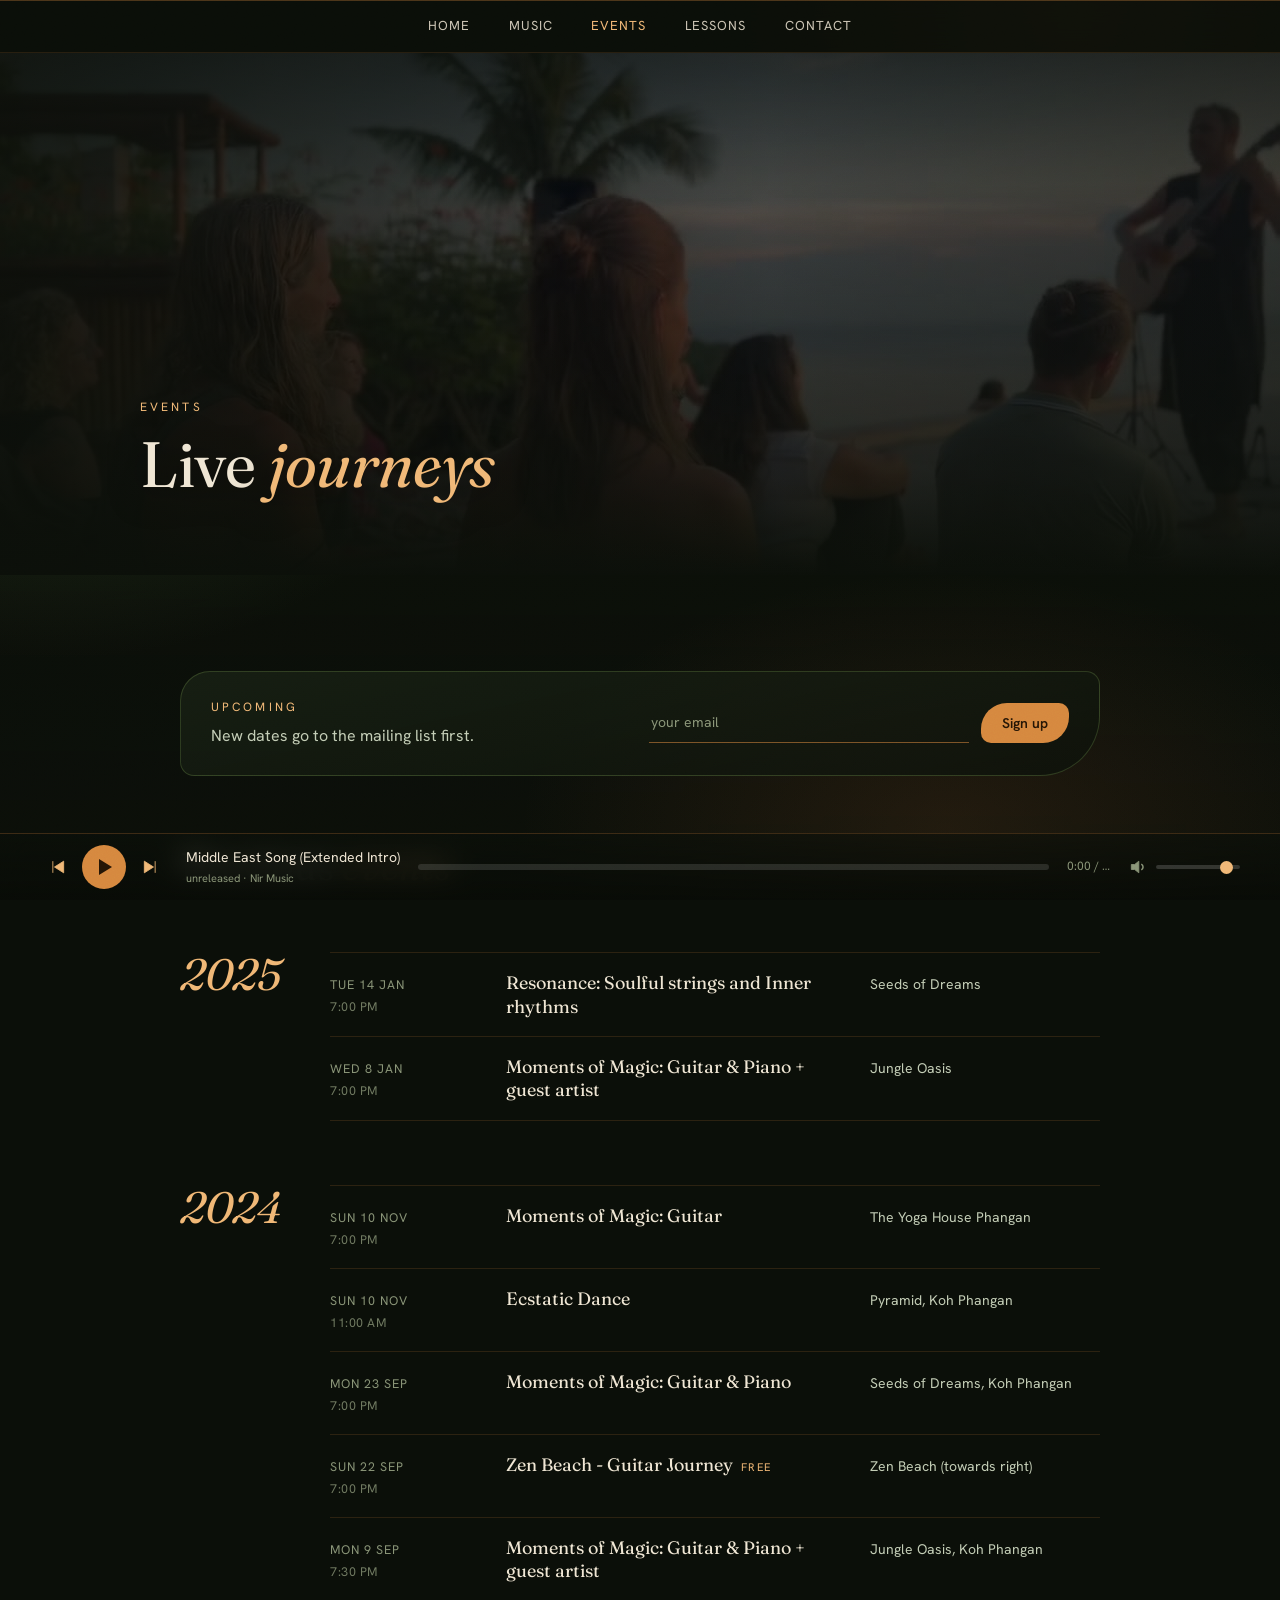
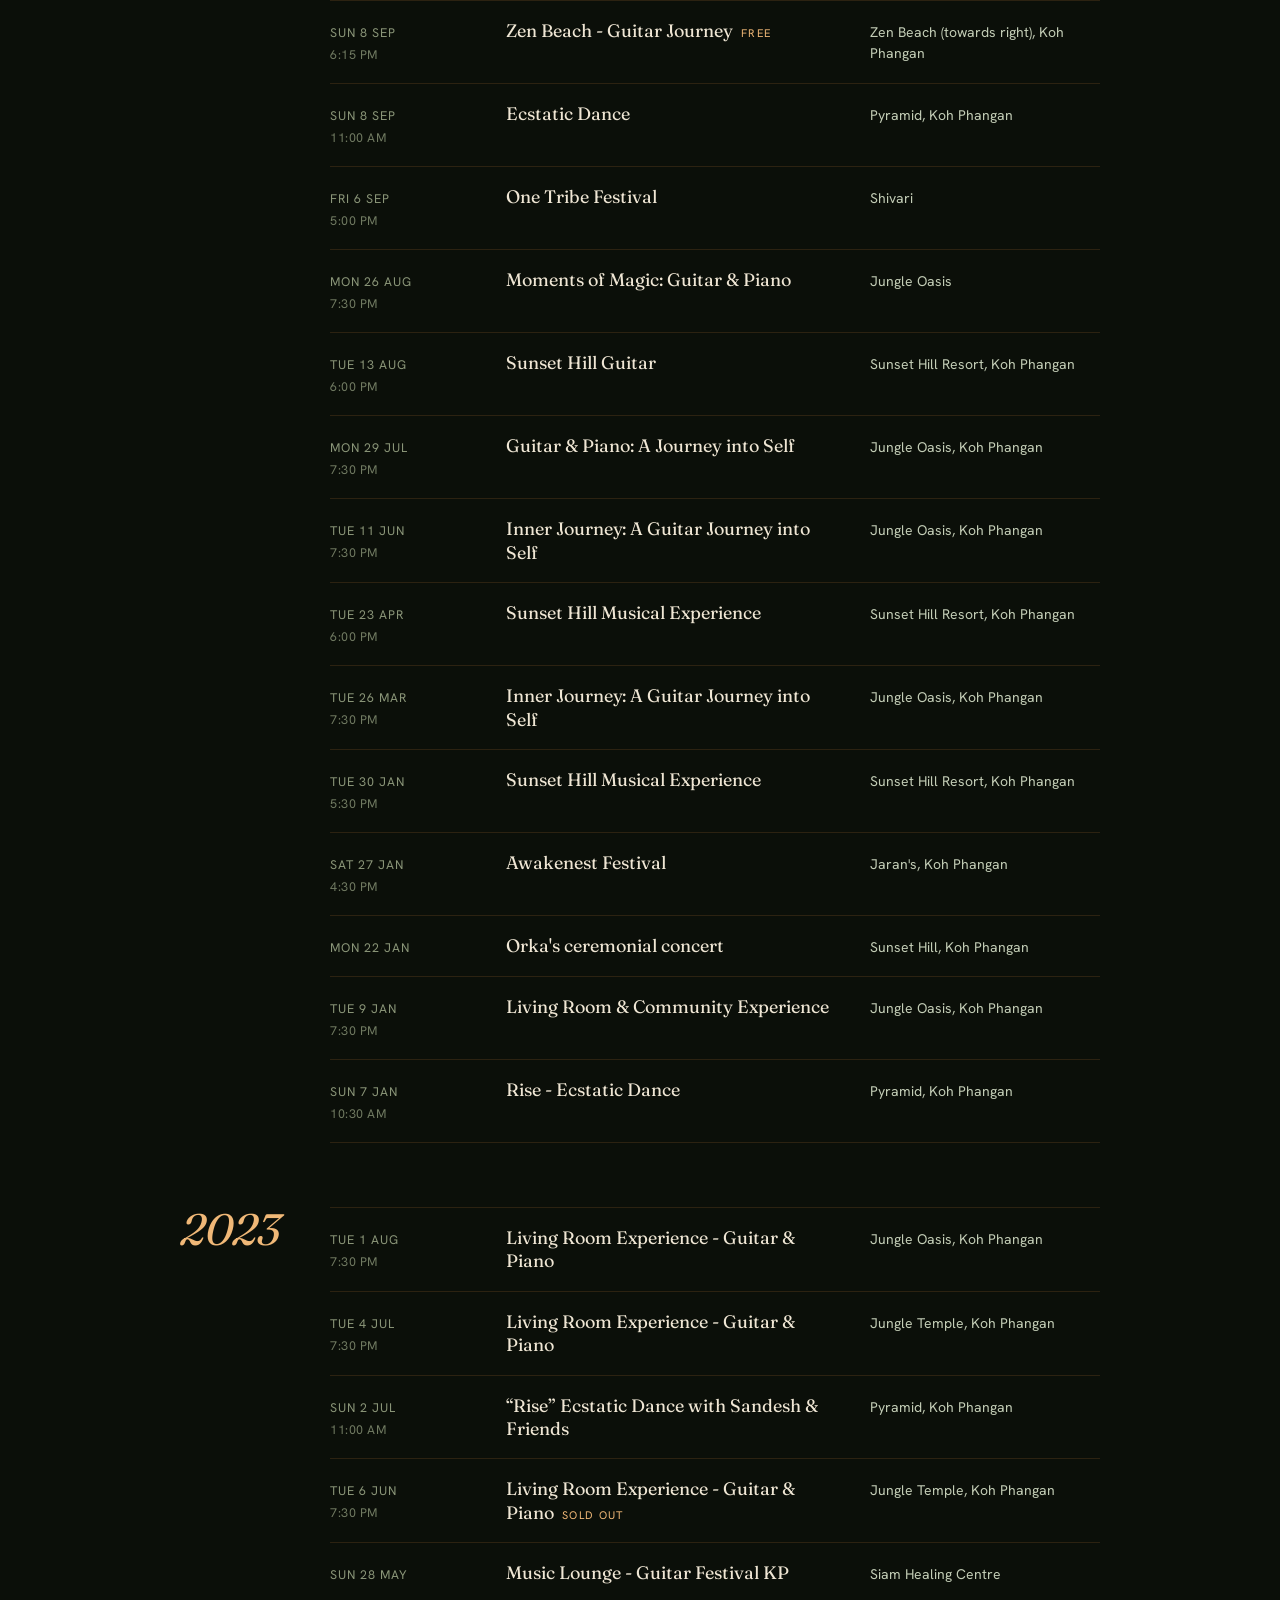
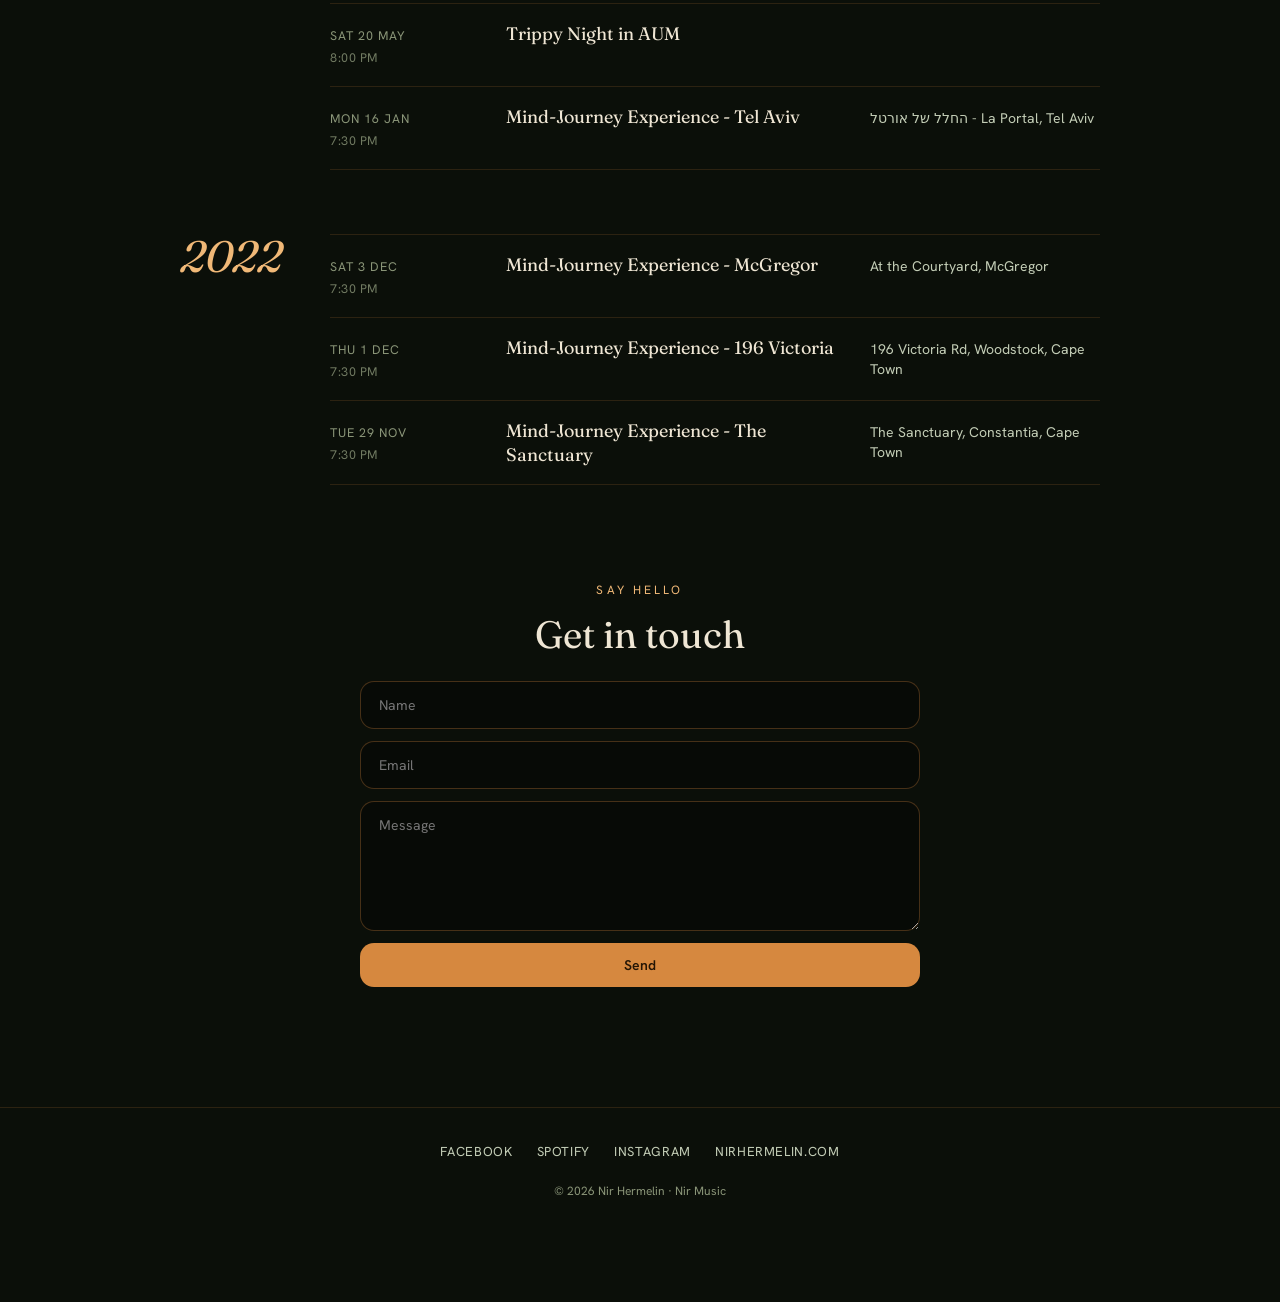
<file: events.html>
<!doctype html>
<html lang="en"><head>
<meta charset="utf-8">
<meta name="viewport" content="width=device-width,initial-scale=1">
<title>Events · Nir Music</title>
<meta name="description" content="Live guitar journeys by Nir Hermelin: past shows on Koh Phangan, Tel Aviv and Cape Town.">
<link rel="icon" href="favicon.svg" type="image/svg+xml">
<link rel="icon" href="favicon.ico" sizes="any">
<link rel="apple-touch-icon" href="apple-touch-icon.png">
<link rel="preconnect" href="https://fonts.googleapis.com">
<link rel="preconnect" href="https://fonts.gstatic.com" crossorigin>
<link href="https://fonts.googleapis.com/css2?family=Fraunces:ital,opsz,wght@0,9..144,400;0,9..144,500;1,9..144,400;1,9..144,500&family=Hanken+Grotesk:wght@400;500;600&display=swap" rel="stylesheet">
<link rel="stylesheet" href="pages.css">
</head>
<body data-page="events">
<div class="grain"></div>
<div class="bg"></div>
<div class="content">
<nav>
  <div class="links"><a href="index.html">Home</a><a href="index.html#about">Music</a><a href="events.html" aria-current="page">Events</a><a href="lessons.html">Lessons</a><a href="#contact">Contact</a></div>
</nav>

<header class="phead">
  <img src="hero-poster.jpg" alt="">
  <div class="in">
    <div class="klabel">Events</div>
    <h1>Live <em>journeys</em></h1>
  </div>
</header>

<main class="wrap">
  <section class="block" aria-label="Upcoming events">
    <!-- UPCOMING: when there is a new show, copy one of the "ev" rows below into here. -->
    <div class="upcoming">
      <div>
        <div class="klabel" style="margin:0">Upcoming</div>
        <p>New dates go to the mailing list first.</p>
      </div>
      <form data-form="signup">
          <input type="text" name="website" tabindex="-1" autocomplete="off" aria-hidden="true" class="hp">
        <input type="email" name="email" placeholder="your email" aria-label="Your email" required>
        <button class="btn" type="submit">Sign up</button>
      </form>
    </div>
  </section>

  <section class="block" aria-label="Previous events" style="padding-top:clamp(40px,6vw,70px)">
    <h2>Previous <em>events</em></h2>
  <div class="year"><h3>2025</h3>
    <div>
      <div class="ev"><time datetime="2025-01-14">Tue 14 Jan<span>7:00 pm</span></time><span class="t">Resonance: Soulful strings and Inner rhythms</span><span class="v">Seeds of Dreams</span></div>
      <div class="ev"><time datetime="2025-01-08">Wed 8 Jan<span>7:00 pm</span></time><span class="t">Moments of Magic: Guitar &amp; Piano + guest artist</span><span class="v">Jungle Oasis</span></div>
    </div>
  </div>
  <div class="year"><h3>2024</h3>
    <div>
      <div class="ev"><time datetime="2024-11-10">Sun 10 Nov<span>7:00 pm</span></time><span class="t">Moments of Magic: Guitar</span><span class="v">The Yoga House Phangan</span></div>
      <div class="ev"><time datetime="2024-11-10">Sun 10 Nov<span>11:00 am</span></time><span class="t">Ecstatic Dance</span><span class="v">Pyramid, Koh Phangan</span></div>
      <div class="ev"><time datetime="2024-09-23">Mon 23 Sep<span>7:00 pm</span></time><span class="t">Moments of Magic: Guitar &amp; Piano</span><span class="v">Seeds of Dreams, Koh Phangan</span></div>
      <div class="ev"><time datetime="2024-09-22">Sun 22 Sep<span>7:00 pm</span></time><span class="t">Zen Beach - Guitar Journey<small>Free</small></span><span class="v">Zen Beach (towards right)</span></div>
      <div class="ev"><time datetime="2024-09-09">Mon 9 Sep<span>7:30 pm</span></time><span class="t">Moments of Magic: Guitar &amp; Piano + guest artist</span><span class="v">Jungle Oasis, Koh Phangan</span></div>
      <div class="ev"><time datetime="2024-09-08">Sun 8 Sep<span>6:15 pm</span></time><span class="t">Zen Beach - Guitar Journey<small>Free</small></span><span class="v">Zen Beach (towards right), Koh Phangan</span></div>
      <div class="ev"><time datetime="2024-09-08">Sun 8 Sep<span>11:00 am</span></time><span class="t">Ecstatic Dance</span><span class="v">Pyramid, Koh Phangan</span></div>
      <div class="ev"><time datetime="2024-09-06">Fri 6 Sep<span>5:00 pm</span></time><span class="t">One Tribe Festival</span><span class="v">Shivari</span></div>
      <div class="ev"><time datetime="2024-08-26">Mon 26 Aug<span>7:30 pm</span></time><span class="t">Moments of Magic: Guitar &amp; Piano</span><span class="v">Jungle Oasis</span></div>
      <div class="ev"><time datetime="2024-08-13">Tue 13 Aug<span>6:00 pm</span></time><span class="t">Sunset Hill Guitar</span><span class="v">Sunset Hill Resort, Koh Phangan</span></div>
      <div class="ev"><time datetime="2024-07-29">Mon 29 Jul<span>7:30 pm</span></time><span class="t">Guitar &amp; Piano: A Journey into Self</span><span class="v">Jungle Oasis, Koh Phangan</span></div>
      <div class="ev"><time datetime="2024-06-11">Tue 11 Jun<span>7:30 pm</span></time><span class="t">Inner Journey: A Guitar Journey into Self</span><span class="v">Jungle Oasis, Koh Phangan</span></div>
      <div class="ev"><time datetime="2024-04-23">Tue 23 Apr<span>6:00 pm</span></time><span class="t">Sunset Hill Musical Experience</span><span class="v">Sunset Hill Resort, Koh Phangan</span></div>
      <div class="ev"><time datetime="2024-03-26">Tue 26 Mar<span>7:30 pm</span></time><span class="t">Inner Journey: A Guitar Journey into Self</span><span class="v">Jungle Oasis, Koh Phangan</span></div>
      <div class="ev"><time datetime="2024-01-30">Tue 30 Jan<span>5:30 pm</span></time><span class="t">Sunset Hill Musical Experience</span><span class="v">Sunset Hill Resort, Koh Phangan</span></div>
      <div class="ev"><time datetime="2024-01-27">Sat 27 Jan<span>4:30 pm</span></time><span class="t">Awakenest Festival</span><span class="v">Jaran&#x27;s, Koh Phangan</span></div>
      <div class="ev"><time datetime="2024-01-22">Mon 22 Jan</time><span class="t">Orka&#x27;s ceremonial concert</span><span class="v">Sunset Hill, Koh Phangan</span></div>
      <div class="ev"><time datetime="2024-01-09">Tue 9 Jan<span>7:30 pm</span></time><span class="t">Living Room &amp; Community Experience</span><span class="v">Jungle Oasis, Koh Phangan</span></div>
      <div class="ev"><time datetime="2024-01-07">Sun 7 Jan<span>10:30 am</span></time><span class="t">Rise - Ecstatic Dance</span><span class="v">Pyramid, Koh Phangan</span></div>
    </div>
  </div>
  <div class="year"><h3>2023</h3>
    <div>
      <div class="ev"><time datetime="2023-08-01">Tue 1 Aug<span>7:30 pm</span></time><span class="t">Living Room Experience - Guitar &amp; Piano</span><span class="v">Jungle Oasis, Koh Phangan</span></div>
      <div class="ev"><time datetime="2023-07-04">Tue 4 Jul<span>7:30 pm</span></time><span class="t">Living Room Experience - Guitar &amp; Piano</span><span class="v">Jungle Temple, Koh Phangan</span></div>
      <div class="ev"><time datetime="2023-07-02">Sun 2 Jul<span>11:00 am</span></time><span class="t">“Rise” Ecstatic Dance with Sandesh &amp; Friends</span><span class="v">Pyramid, Koh Phangan</span></div>
      <div class="ev"><time datetime="2023-06-06">Tue 6 Jun<span>7:30 pm</span></time><span class="t">Living Room Experience - Guitar &amp; Piano<small>Sold out</small></span><span class="v">Jungle Temple, Koh Phangan</span></div>
      <div class="ev"><time datetime="2023-05-28">Sun 28 May</time><span class="t">Music Lounge - Guitar Festival KP</span><span class="v">Siam Healing Centre</span></div>
      <div class="ev"><time datetime="2023-05-20">Sat 20 May<span>8:00 pm</span></time><span class="t">Trippy Night in AUM</span><span class="v"></span></div>
      <div class="ev"><time datetime="2023-01-16">Mon 16 Jan<span>7:30 pm</span></time><span class="t">Mind-Journey Experience - Tel Aviv</span><span class="v">החלל של אורטל - La Portal, Tel Aviv</span></div>
    </div>
  </div>
  <div class="year"><h3>2022</h3>
    <div>
      <div class="ev"><time datetime="2022-12-03">Sat 3 Dec<span>7:30 pm</span></time><span class="t">Mind-Journey Experience - McGregor</span><span class="v">At the Courtyard, McGregor</span></div>
      <div class="ev"><time datetime="2022-12-01">Thu 1 Dec<span>7:30 pm</span></time><span class="t">Mind-Journey Experience - 196 Victoria</span><span class="v">196 Victoria Rd, Woodstock, Cape Town</span></div>
      <div class="ev"><time datetime="2022-11-29">Tue 29 Nov<span>7:30 pm</span></time><span class="t">Mind-Journey Experience - The Sanctuary</span><span class="v">The Sanctuary, Constantia, Cape Town</span></div>
    </div>
  </div>
  </section>
</main>

<section class="wrap block csec" id="contact">
  <div class="klabel">Say hello</div>
  <h2>Get in touch</h2>
  <form class="contact" data-form="contact">
    <input type="text" name="website" tabindex="-1" autocomplete="off" aria-hidden="true" class="hp">
    <input type="text" name="name" placeholder="Name" aria-label="Name" maxlength="120">
    <input type="email" name="email" placeholder="Email" aria-label="Email" required maxlength="200">
    <textarea name="message" placeholder="Message" aria-label="Message" required maxlength="5000"></textarea>
    <button class="btn" type="submit">Send</button>
  </form>
</section>

<footer class="foot">
  <div class="social">
    <a href="https://www.facebook.com/NirHermelinMusic/" target="_blank" rel="noopener">Facebook</a>
    <a href="https://open.spotify.com/artist/1wNAIjBWoUrvRNqhwvleIJ" target="_blank" rel="noopener">Spotify</a>
    <a href="https://www.instagram.com/nir.music_mind.journey/" target="_blank" rel="noopener">Instagram</a>
    <a href="https://www.nirhermelin.com" target="_blank" rel="noopener">nirhermelin.com</a>
  </div>
  <div class="copy">© 2026 Nir Hermelin · Nir Music</div>
</footer>
</div>
<script src="player.js"></script>
<script src="forms.js"></script>
</body></html>
</file>
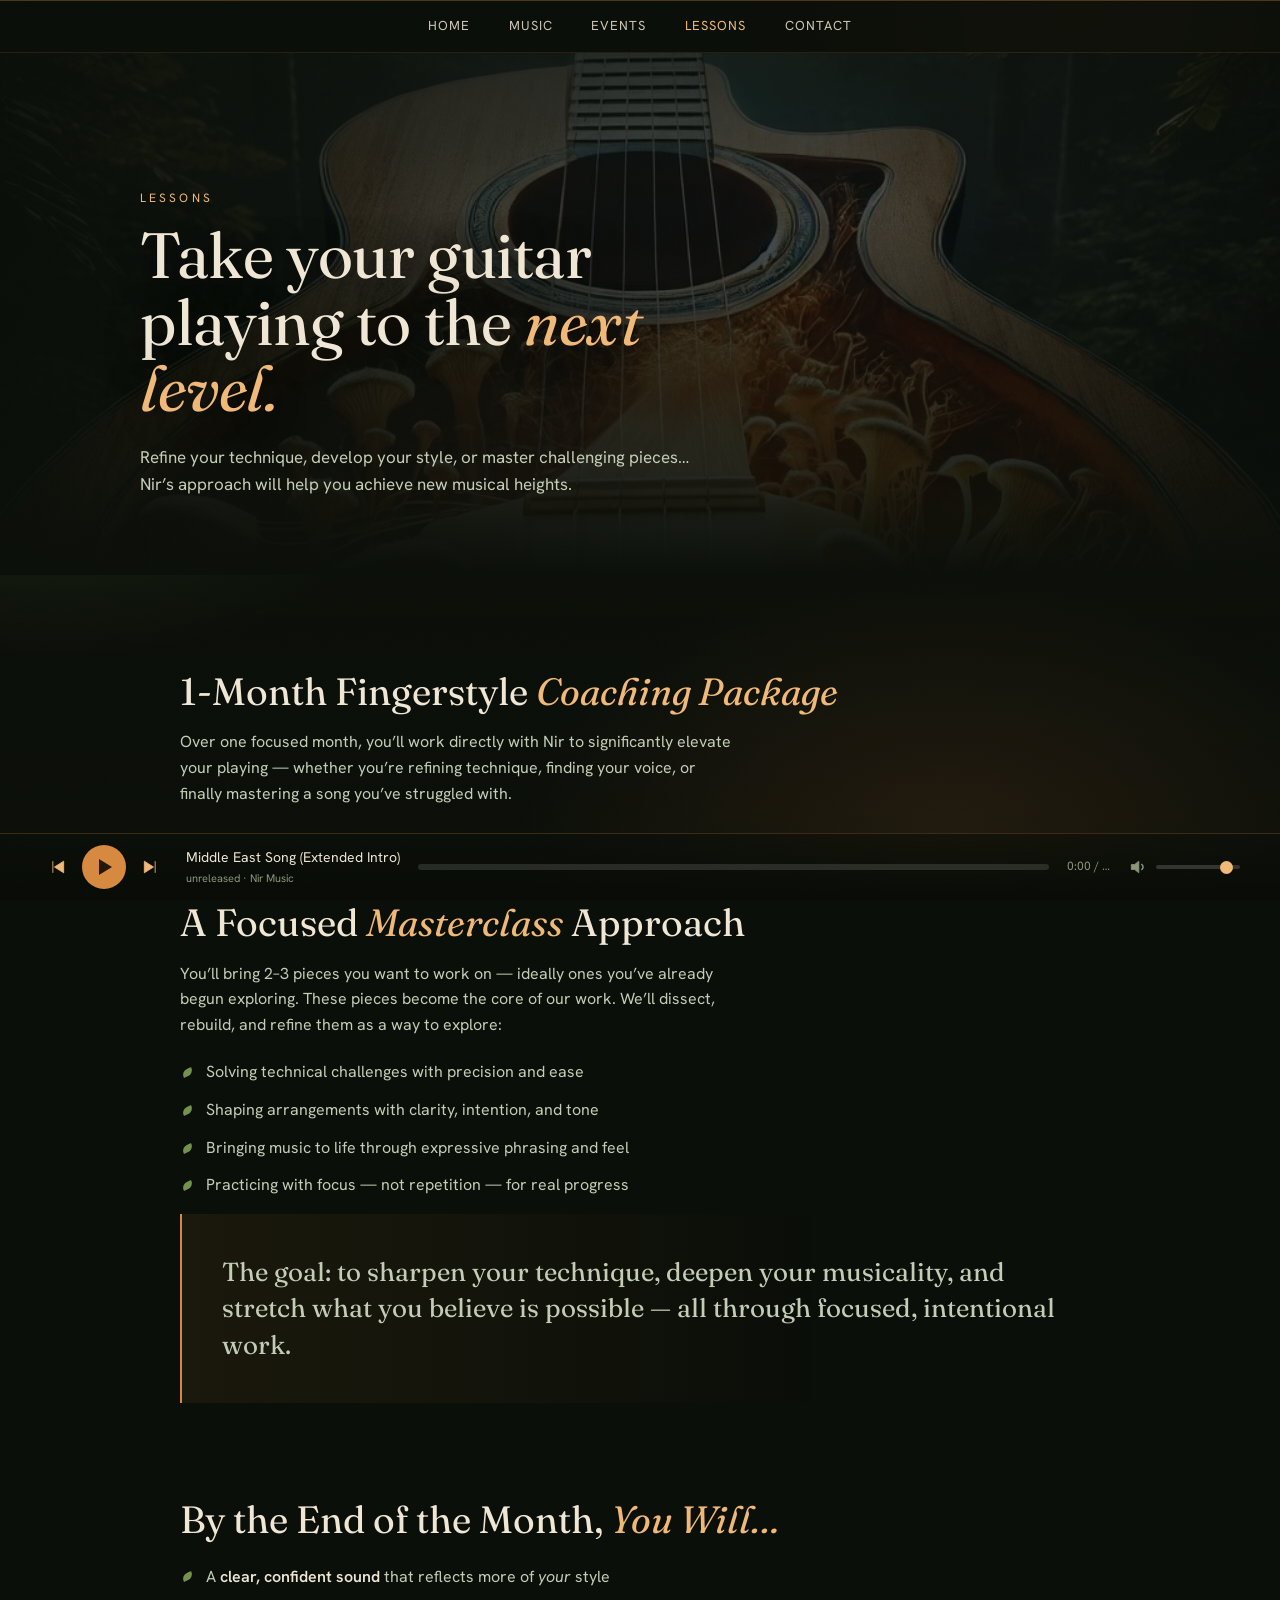
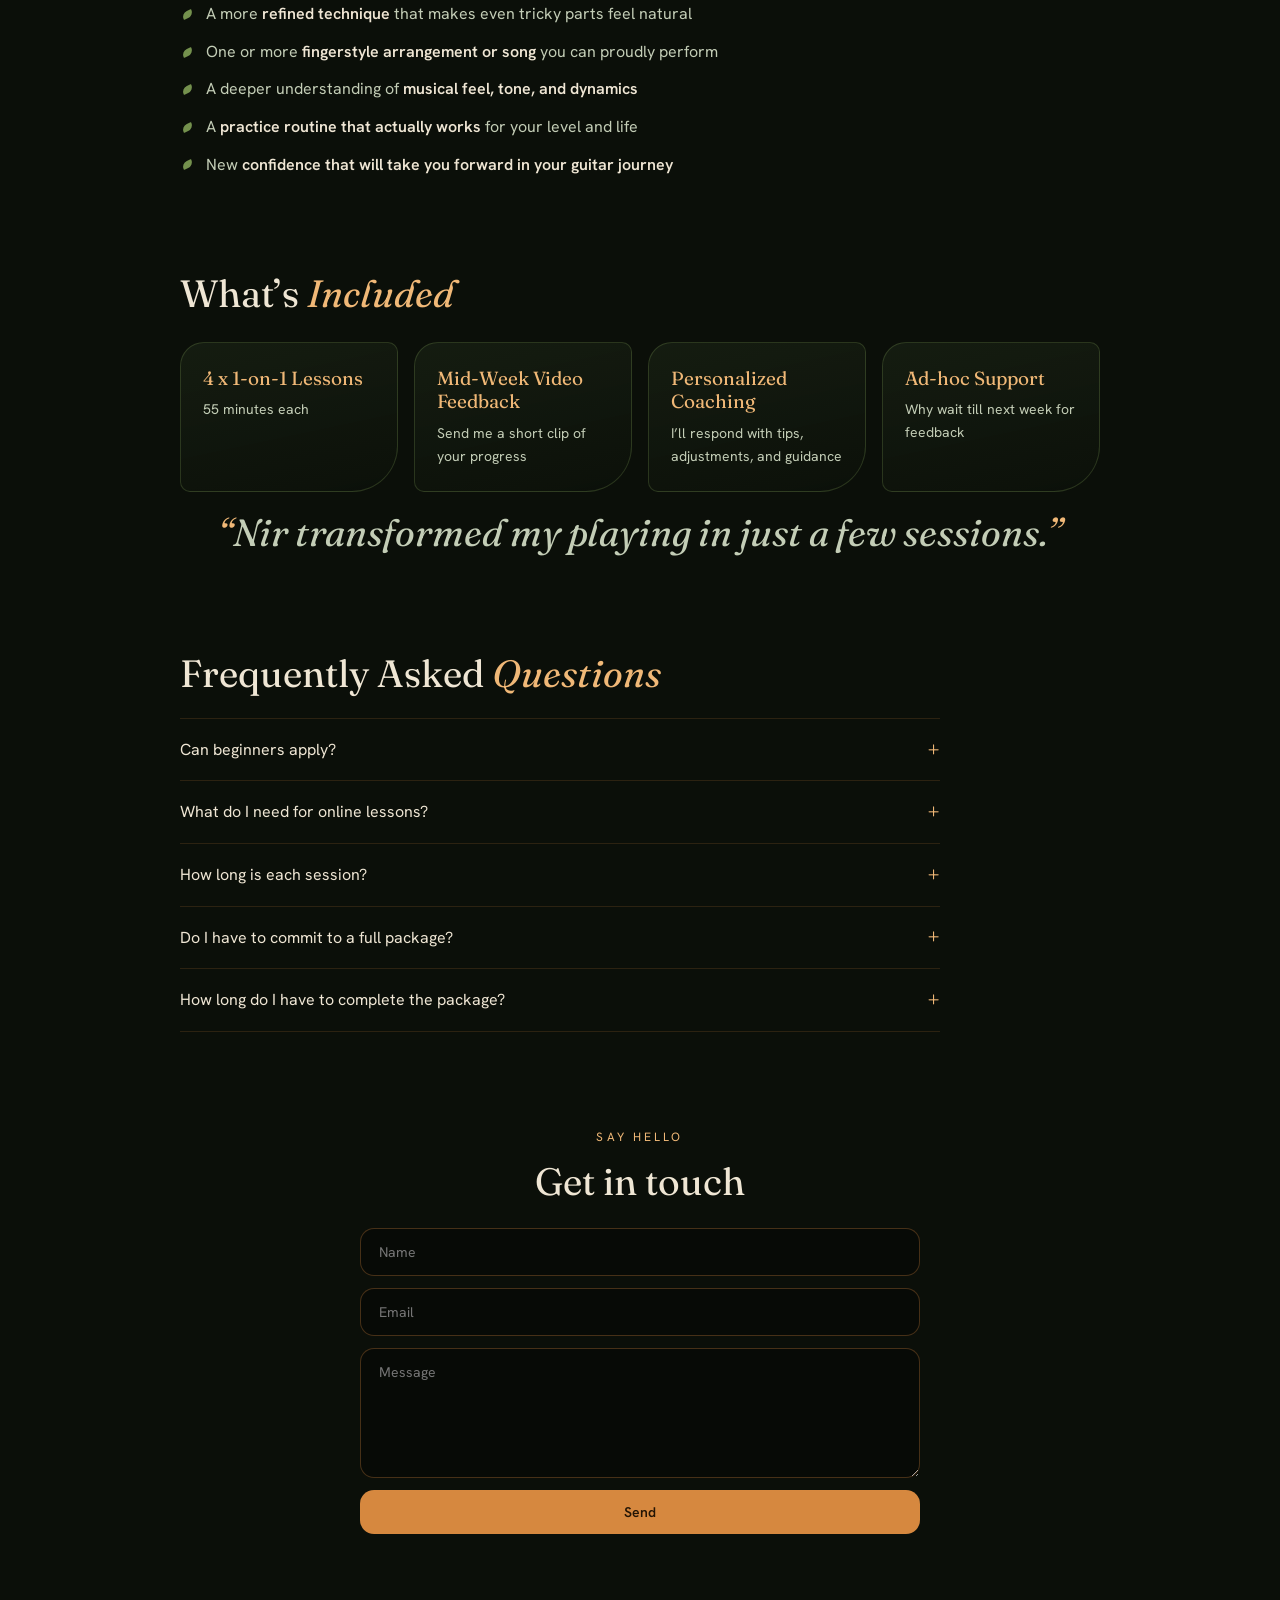
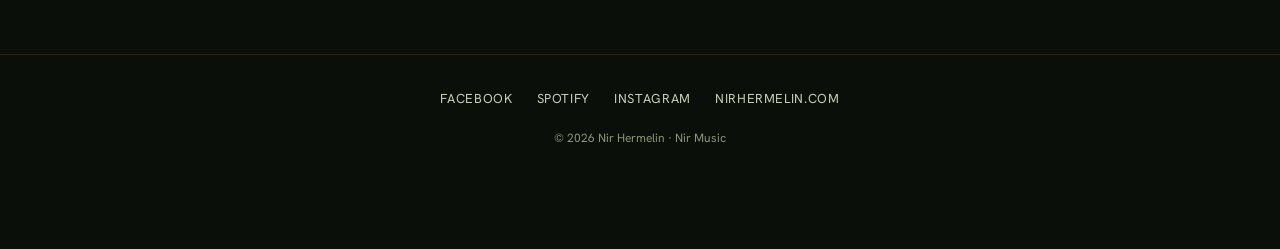
<file: lessons.html>
<!doctype html>
<html lang="en"><head>
<meta charset="utf-8">
<meta name="viewport" content="width=device-width,initial-scale=1">
<title>Lessons · Nir Music</title>
<meta name="description" content="1-Month Fingerstyle Coaching Package with Nir Hermelin: four 1-on-1 online lessons for intermediate and advanced guitarists.">
<link rel="icon" href="favicon.svg" type="image/svg+xml">
<link rel="icon" href="favicon.ico" sizes="any">
<link rel="apple-touch-icon" href="apple-touch-icon.png">
<link rel="preconnect" href="https://fonts.googleapis.com">
<link rel="preconnect" href="https://fonts.gstatic.com" crossorigin>
<link href="https://fonts.googleapis.com/css2?family=Fraunces:ital,opsz,wght@0,9..144,400;0,9..144,500;1,9..144,400;1,9..144,500&family=Hanken+Grotesk:wght@400;500;600&display=swap" rel="stylesheet">
<link rel="stylesheet" href="pages.css">
</head>
<body data-page="lessons">
<div class="grain"></div>
<div class="bg"></div>
<div class="content">
<nav>
  <div class="links"><a href="index.html">Home</a><a href="index.html#about">Music</a><a href="events.html">Events</a><a href="lessons.html" aria-current="page">Lessons</a><a href="#contact">Contact</a></div>
</nav>

<header class="phead">
  <img src="guitar.jpg" alt="">
  <div class="in">
    <div class="klabel">Lessons</div>
    <h1>Take your guitar playing to the <em>next level.</em></h1>
    <p class="lede">Refine your technique, develop your style, or master challenging pieces… Nir’s approach will help you achieve new musical heights.</p>
  </div>
</header>

<main class="wrap">
  <section class="block">
    <h2>1-Month Fingerstyle <em>Coaching Package</em></h2>
    <p>Over one focused month, you’ll work directly with Nir to significantly elevate your playing — whether you’re refining technique, finding your voice, or finally mastering a song you’ve struggled with.</p>
  </section>

  <section class="block">
    <h2>A Focused <em>Masterclass</em> Approach</h2>
    <p>You’ll bring 2–3 pieces you want to work on — ideally ones you’ve already begun exploring. These pieces become the core of our work. We’ll dissect, rebuild, and refine them as a way to explore:</p>
    <ul class="leaflist">
      <li>Solving technical challenges with precision and ease</li>
      <li>Shaping arrangements with clarity, intention, and tone</li>
      <li>Bringing music to life through expressive phrasing and feel</li>
      <li>Practicing with focus — not repetition — for real progress</li>
    </ul>
    <p class="goal">The goal: to sharpen your technique, deepen your musicality, and stretch what you believe is possible — all through focused, intentional work.</p>
  </section>

  <section class="block">
    <h2>By the End of the Month, <em>You Will…</em></h2>
    <ul class="leaflist">
      <li>A <b>clear, confident sound</b> that reflects more of <i>your</i> style</li>
      <li>A more <b>refined technique</b> that makes even tricky parts feel natural</li>
      <li>One or more <b>fingerstyle arrangement or song</b> you can proudly perform</li>
      <li>A deeper understanding of <b>musical feel, tone, and dynamics</b></li>
      <li>A <b>practice routine that actually works</b> for your level and life</li>
      <li>New <b>confidence that will take you forward in your guitar journey</b></li>
    </ul>
  </section>

  <section class="block">
    <h2>What’s <em>Included</em></h2>
    <div class="incl">
      <div class="card"><h3>4 x 1-on-1 Lessons</h3><p>55 minutes each</p></div>
      <div class="card"><h3>Mid-Week Video Feedback</h3><p>Send me a short clip of your progress</p></div>
      <div class="card"><h3>Personalized Coaching</h3><p>I’ll respond with tips, adjustments, and guidance</p></div>
      <div class="card"><h3>Ad-hoc Support</h3><p>Why wait till next week for feedback</p></div>
    </div>
    <p class="quote"><span>“</span>Nir transformed my playing in just a few sessions.<span>”</span></p>
  </section>

  <section class="block">
    <h2>Frequently Asked <em>Questions</em></h2>
    <div class="faq">
      <details><summary>Can beginners apply?</summary><p>Unfortunately not. These lessons are designed for intermediate and advanced guitarists focusing on fingerstyle technique. (There are so many great teachers for beginners!)</p></details>
      <details><summary>What do I need for online lessons?</summary><p>A guitar, a stable internet connection, and a webcam - are all you need.</p></details>
      <details><summary>How long is each session?</summary><p>Sessions are 55 minutes.</p></details>
      <details><summary>Do I have to commit to a full package?</summary><p>Yes — all lessons are offered in 4-session packages. This structure helps ensure continuity and real progress.</p></details>
      <details><summary>How long do I have to complete the package?</summary><p>All 4 lessons must be completed within 6 weeks of your first session to maintain learning momentum.</p></details>
    </div>
  </section>
</main>

<section class="wrap block csec" id="contact">
  <div class="klabel">Say hello</div>
  <h2>Get in touch</h2>
  <form class="contact" data-form="contact">
    <input type="text" name="website" tabindex="-1" autocomplete="off" aria-hidden="true" class="hp">
    <input type="text" name="name" placeholder="Name" aria-label="Name" maxlength="120">
    <input type="email" name="email" placeholder="Email" aria-label="Email" required maxlength="200">
    <textarea name="message" placeholder="Message" aria-label="Message" required maxlength="5000"></textarea>
    <button class="btn" type="submit">Send</button>
  </form>
</section>

<footer class="foot">
  <div class="social">
    <a href="https://www.facebook.com/NirHermelinMusic/" target="_blank" rel="noopener">Facebook</a>
    <a href="https://open.spotify.com/artist/1wNAIjBWoUrvRNqhwvleIJ" target="_blank" rel="noopener">Spotify</a>
    <a href="https://www.instagram.com/nir.music_mind.journey/" target="_blank" rel="noopener">Instagram</a>
    <a href="https://www.nirhermelin.com" target="_blank" rel="noopener">nirhermelin.com</a>
  </div>
  <div class="copy">© 2026 Nir Hermelin · Nir Music</div>
</footer>
</div>
<script src="player.js"></script>
<script src="forms.js"></script>
</body></html>
</file>
<file: pages.css>
/* Nir Music — shared styles for the Events and Lessons pages */
:root{
  --bg:#0b0f09; --cream:#efe6d4; --mist:#c3cdb6; --muted:#8a9578;
  --amber:#d6883f; --amber-lt:#f0b877; --copper:#ad5f31; --moss:#7fa055;
  --line:rgba(214,136,63,.16);
  --serif:"Fraunces",Georgia,serif; --sans:"Hanken Grotesk",system-ui,sans-serif;
}
*{margin:0;padding:0;box-sizing:border-box}
html{scroll-behavior:smooth}
body{background:var(--bg);color:var(--cream);font-family:var(--sans);-webkit-font-smoothing:antialiased;overflow-x:hidden;line-height:1.6}
a{color:inherit;text-decoration:none}
.grain{position:fixed;inset:0;z-index:60;pointer-events:none;opacity:.06;mix-blend-mode:overlay;
  background-image:url("data:image/svg+xml,%3Csvg xmlns='http://www.w3.org/2000/svg' width='140' height='140'%3E%3Cfilter id='n'%3E%3CfeTurbulence type='fractalNoise' baseFrequency='0.9' numOctaves='2'/%3E%3C/filter%3E%3Crect width='100%25' height='100%25' filter='url(%23n)'/%3E%3C/svg%3E")}
.bg{position:fixed;inset:0;z-index:0;pointer-events:none;background:
  radial-gradient(46% 40% at 84% 2%,rgba(214,136,63,.18),transparent 60%),
  radial-gradient(50% 44% at 4% 46%,rgba(95,130,78,.2),transparent 62%),
  radial-gradient(54% 46% at 74% 92%,rgba(173,95,49,.14),transparent 62%),
  linear-gradient(180deg,rgba(11,15,9,.5),rgba(11,15,9,.94))}
.content{position:relative;z-index:5}

nav{position:sticky;top:0;z-index:45;display:flex;justify-content:center;padding:15px clamp(16px,5vw,56px);
  background:rgba(11,15,9,.86);-webkit-backdrop-filter:blur(12px);backdrop-filter:blur(12px);
  border-top:1px solid rgba(214,136,63,.32);border-bottom:1px solid rgba(214,136,63,.14)}
.links{display:flex;flex-wrap:wrap;justify-content:center;gap:6px clamp(18px,3vw,40px);font-size:13px;letter-spacing:.08em;text-transform:uppercase;color:var(--cream)}
.links a{opacity:.85;transition:.2s}.links a:hover,.links a[aria-current]{opacity:1;color:var(--amber-lt)}

/* page header band */
.phead{position:relative;min-height:58vh;display:flex;align-items:flex-end;padding:90px clamp(20px,5vw,64px) clamp(44px,6vw,80px);overflow:hidden}
.phead img{position:absolute;inset:0;width:100%;height:100%;object-fit:cover;object-position:50% 40%;filter:brightness(.42) saturate(1.05)}
.phead::after{content:"";position:absolute;inset:0;background:
  linear-gradient(90deg,rgba(11,15,9,.82),rgba(11,15,9,.25) 60%,rgba(11,15,9,.45)),
  linear-gradient(180deg,rgba(11,15,9,.5),transparent 30%,rgba(11,15,9,.6) 80%,var(--bg))}
.phead .in{position:relative;z-index:1;width:100%;max-width:1000px;margin:0 auto}
.klabel{font-size:12px;letter-spacing:.26em;text-transform:uppercase;color:var(--amber-lt);margin-bottom:14px}
h1{font-family:var(--serif);font-weight:400;font-size:clamp(34px,5.6vw,64px);line-height:1.04;letter-spacing:-.4px;max-width:16ch;text-shadow:0 4px 34px rgba(0,0,0,.7)}
h1 em{font-style:italic;color:var(--amber-lt)}
.lede{margin-top:22px;max-width:56ch;color:var(--mist);font-size:clamp(15px,1.6vw,17px)}

/* body column */
.wrap{max-width:1000px;margin:0 auto;padding:0 clamp(20px,5vw,40px)}
.block{padding-top:clamp(56px,8vw,96px)}
h2{font-family:var(--serif);font-weight:400;font-size:clamp(26px,3.6vw,38px);line-height:1.12}
h2 em{font-style:italic;color:var(--amber-lt)}
.block p{margin-top:16px;max-width:62ch;color:var(--mist)}
.btn{padding:12px 22px;border-radius:12px;font-size:14px;font-weight:600;cursor:pointer;border:1px solid transparent;background:var(--amber);color:#241505;font-family:inherit;transition:transform .15s,background .2s}
.btn:hover{background:var(--amber-lt);transform:translateY(-1px)}

/* leaf-dot lists */
.leaflist{list-style:none;margin-top:22px;display:grid;gap:12px;max-width:62ch}
.leaflist li{position:relative;padding-left:26px;color:var(--mist)}
.leaflist li::before{content:"";position:absolute;left:2px;top:.62em;width:11px;height:7px;border-radius:9px 1px 9px 1px;background:var(--moss);transform:rotate(-24deg);opacity:.9}
.leaflist b{color:var(--cream);font-weight:600}

/* contact */
.hp{position:absolute!important;left:-9999px!important;width:1px;height:1px;opacity:0}
.fstatus{margin:0;font-size:13.5px;color:var(--amber-lt);min-height:1em}
.fstatus:empty{display:none}
.csec{text-align:center}
.csec h2{margin-top:4px}
.contact{max-width:560px;margin:24px auto 0;display:flex;flex-direction:column;gap:12px}
.contact input,.contact textarea{background:rgba(0,0,0,.3);border:1px solid rgba(214,136,63,.3);border-radius:14px;padding:14px 18px;color:var(--cream);font-size:14px;font-family:inherit;width:100%}
.contact input:focus,.contact textarea:focus{outline:0;border-color:var(--amber-lt)}
.contact textarea{min-height:130px;resize:vertical}.contact .btn{width:100%;border-radius:14px}
.foot{margin-top:clamp(70px,10vw,120px);border-top:1px solid var(--line);padding:34px clamp(20px,5vw,40px) 100px;text-align:center}
.social{display:flex;gap:24px;justify-content:center;font-size:13px;letter-spacing:.05em;text-transform:uppercase;color:var(--mist);flex-wrap:wrap}
.social a:hover{color:var(--amber-lt)}
.copy{margin-top:20px;color:var(--muted);font-size:12px}

/* ---------- Events ---------- */
.upcoming{display:flex;flex-wrap:wrap;align-items:center;justify-content:space-between;gap:20px 40px;padding:26px 30px;border:1px solid rgba(127,160,85,.28);border-radius:30px 14px 60px 14px;
  background:linear-gradient(168deg,rgba(30,40,24,.6),rgba(12,17,10,.8))}
.upcoming p{margin:6px 0 0;color:var(--mist);max-width:44ch}
.upcoming form{display:flex;gap:12px;flex:1 1 280px;max-width:420px}
.upcoming input{flex:1;min-width:0;background:transparent;border:0;border-bottom:1px solid rgba(214,136,63,.55);padding:8px 2px;color:var(--cream);font:inherit;font-size:14px}
.upcoming input:focus{outline:0;border-bottom-color:var(--amber-lt)}
.upcoming input::placeholder{color:var(--muted)}
.upcoming .btn{border-radius:26px 10px 26px 10px;padding:10px 20px}
.year{display:grid;grid-template-columns:120px 1fr;gap:10px 30px;padding-top:clamp(40px,6vw,64px)}
.year h3{font-family:var(--serif);font-style:italic;font-weight:400;font-size:clamp(30px,4vw,44px);color:var(--amber-lt);line-height:1;position:sticky;top:24px;align-self:start}
.ev{display:grid;grid-template-columns:150px 1fr minmax(160px,230px);gap:6px 26px;padding:18px 0;border-bottom:1px solid var(--line);align-items:baseline}
.ev:first-child{border-top:1px solid var(--line)}
.ev time{font-size:12.5px;letter-spacing:.08em;text-transform:uppercase;color:var(--muted);font-variant-numeric:tabular-nums}
.ev time span{display:block;letter-spacing:.04em;opacity:.8;margin-top:2px}
.ev .t{font-family:var(--serif);font-size:18px;line-height:1.3;color:var(--cream)}
.ev .t small{font-family:var(--sans);font-size:11px;letter-spacing:.12em;text-transform:uppercase;color:var(--amber-lt);margin-left:8px;white-space:nowrap}
.ev .v{font-size:14px;color:var(--mist);line-height:1.45}
@media(max-width:820px){
  .year{grid-template-columns:1fr}
  .year h3{position:static}
  .ev{grid-template-columns:1fr;gap:4px}
}

/* ---------- Lessons ---------- */
.goal{margin-top:clamp(40px,6vw,64px);padding:clamp(26px,4vw,40px);border-left:2px solid var(--amber);background:linear-gradient(90deg,rgba(214,136,63,.08),transparent 70%);border-radius:0 18px 18px 0;
  font-family:var(--serif);font-size:clamp(19px,2.4vw,26px);line-height:1.4;color:var(--cream);max-width:34ch;box-sizing:content-box}
.incl{margin-top:26px;display:grid;grid-template-columns:repeat(auto-fit,minmax(210px,1fr));gap:16px}
.card{padding:24px 22px;border:1px solid rgba(127,160,85,.26);border-radius:24px 10px 46px 10px;background:linear-gradient(168deg,rgba(30,40,24,.55),rgba(12,17,10,.75))}
.card h3{font-family:var(--serif);font-weight:400;font-size:19px;color:var(--amber-lt);line-height:1.25}
.card p{margin-top:8px;font-size:14px;color:var(--mist)}
.quote{margin:clamp(60px,9vw,110px) auto 0;text-align:center;font-family:var(--serif);font-style:italic;font-size:clamp(24px,3.6vw,38px);line-height:1.3;max-width:22ch}
.quote span{color:var(--amber-lt)}
.faq{margin-top:22px;max-width:760px}
.faq details{border-bottom:1px solid var(--line)}
.faq details:first-child{border-top:1px solid var(--line)}
.faq summary{list-style:none;cursor:pointer;display:flex;justify-content:space-between;gap:20px;align-items:center;padding:18px 0;font-size:16px;color:var(--cream)}
.faq summary::-webkit-details-marker{display:none}
.faq summary::after{content:"+";font-family:var(--serif);font-size:24px;line-height:1;color:var(--amber-lt);transition:transform .2s}
.faq details[open] summary::after{transform:rotate(45deg)}
.faq details p{margin:0 0 20px;color:var(--mist);max-width:62ch}
@media(max-width:680px){.links{gap:12px;font-size:11px}}
</file>
